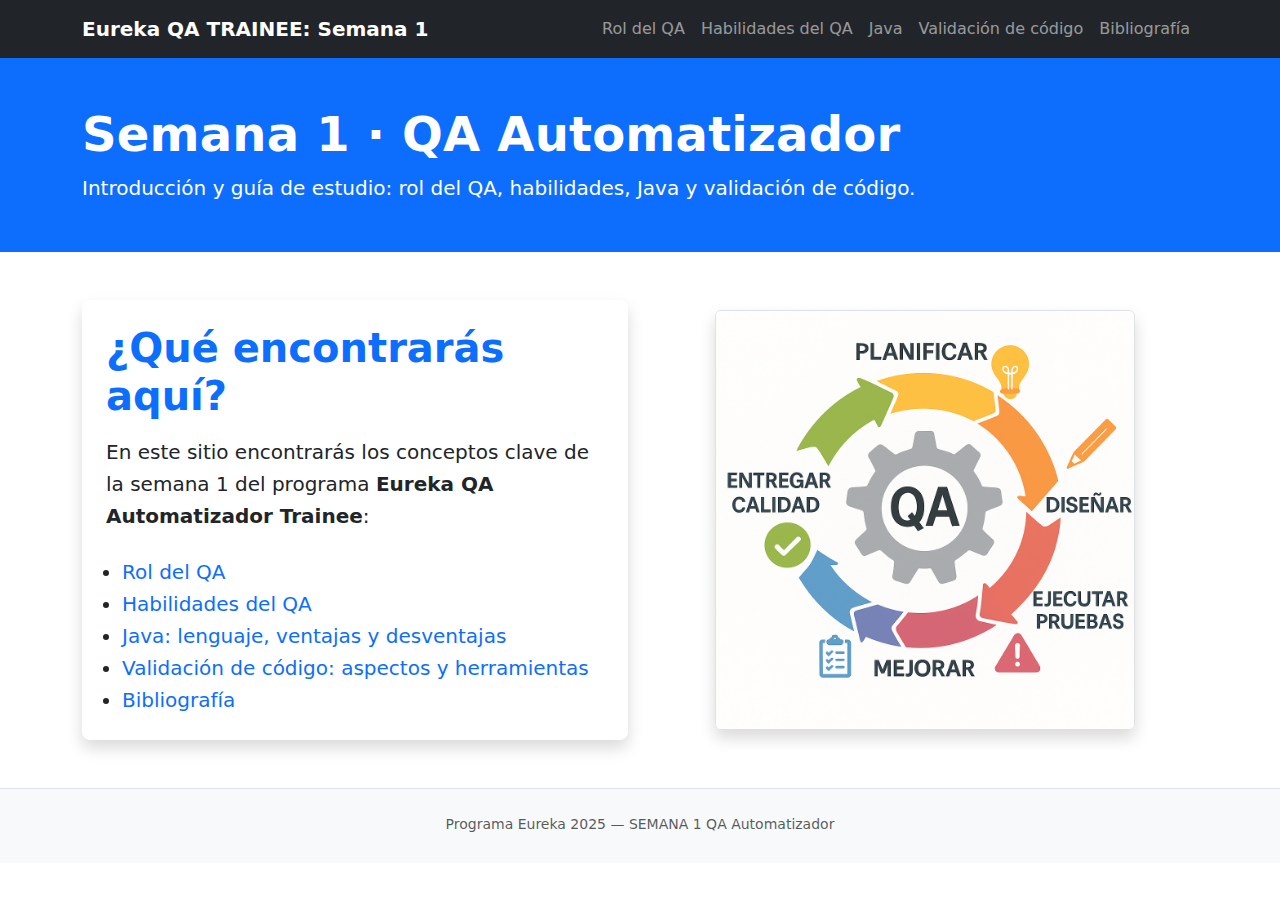
<file: proyecto-qa-eureka-semana1/index.html>
<!doctype html>
<html lang="es">
<head>
  <meta charset="utf-8">
  <meta name="viewport" content="width=device-width, initial-scale=1">
  <title>Eureka QA · Semana 1</title>
  <meta name="description" content="Sitio estático con Bootstrap para la tarea de la Semana 1">
  <link href="https://cdn.jsdelivr.net/npm/bootstrap@5.3.2/dist/css/bootstrap.min.css" rel="stylesheet">
  <link href="css/estilos.css" rel="stylesheet">
</head>
<body>

<nav class="navbar navbar-expand-lg navbar-dark bg-dark">
  <div class="container">
    <a class="navbar-brand fw-semibold" href="index.html">Eureka QA TRAINEE: Semana 1</a>
    <button class="navbar-toggler" type="button" data-bs-toggle="collapse" data-bs-target="#navbarNav">
      <span class="navbar-toggler-icon"></span>
    </button>
    <div class="collapse navbar-collapse" id="navbarNav">
      <ul class="navbar-nav ms-auto">
        <li class="nav-item"><a class="nav-link" href="rol-qa.html">Rol del QA</a></li>
        <li class="nav-item"><a class="nav-link" href="habilidades-qa.html">Habilidades del QA</a></li>
        <li class="nav-item"><a class="nav-link" href="java.html">Java</a></li>
        <li class="nav-item"><a class="nav-link" href="validacion-codigo.html">Validación de código</a></li>
        <li class="nav-item"><a class="nav-link" href="bibliografia.html">Bibliografía</a></li>
      </ul>
    </div>
  </div>
</nav>

<header class="bg-primary text-white py-5">
  <div class="container">
    <h1 class="display-5 fw-bold">Semana 1 · QA Automatizador</h1>
    <p class="lead mb-0">Introducción y guía de estudio: rol del QA, habilidades, Java y validación de código.</p>
  </div>
</header>

<main class="container my-5">
  <div class="row g-4 align-items-center">
    <div class="col-lg-6 mb-4 mb-lg-0">
      <div class="p-4 bg-white rounded-3 shadow h-100 d-flex flex-column justify-content-center">
        <h2 class="display-6 fw-bold mb-3 text-primary">¿Qué encontrarás aquí?</h2>
        <p class="fs-5 mb-4">En este sitio encontrarás los conceptos clave de la semana 1 del programa <span class="fw-semibold">Eureka QA Automatizador Trainee</span>:</p>
        <ul class="fs-5 mb-0 ps-3">
          <li><a href="rol-qa.html">Rol del QA</a></li>
          <li><a href="habilidades-qa.html">Habilidades del QA</a></li>
          <li><a href="java.html">Java: lenguaje, ventajas y desventajas</a></li>
          <li><a href="validacion-codigo.html">Validación de código: aspectos y herramientas</a></li>
          <li><a href="bibliografia.html">Bibliografía</a></li>
        </ul>
      </div>
    </div>
    <div class="col-lg-6 d-flex align-items-center justify-content-center">
      <img src="src/IMAGEN QA CREADA.png" alt="Imagen QA" class="img-fluid rounded shadow border" style="max-width: 420px; width: 100%; height: auto;">
    </div>
  </div>
</main>
<footer class="bg-light py-4 mt-5 border-top">
  <div class="container text-center small text-muted">
    <p class="mb-1">Programa Eureka 2025 — SEMANA 1 QA Automatizador</p>
  </div>
</footer>

<script src="https://cdn.jsdelivr.net/npm/bootstrap@5.3.2/dist/js/bootstrap.bundle.min.js"></script>
</body>
</html>
</file>
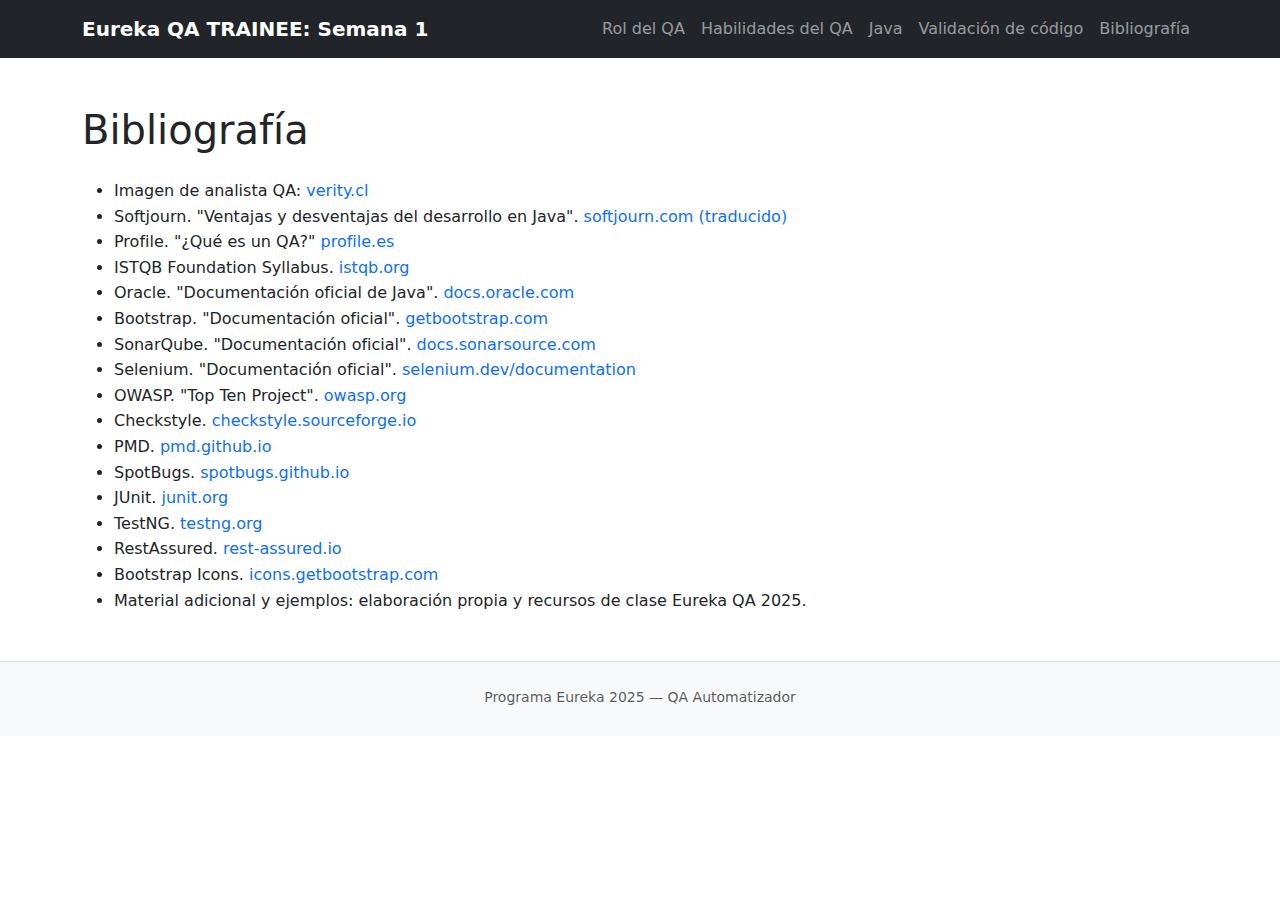
<file: proyecto-qa-eureka-semana1/bibliografia.html>
<!doctype html>
<html lang="es">
<head>
  <meta charset="utf-8">
  <meta name="viewport" content="width=device-width, initial-scale=1">
  <title>Bibliografía</title>
  <meta name="description" content="Fuentes y referencias utilizadas">
  <link href="https://cdn.jsdelivr.net/npm/bootstrap@5.3.2/dist/css/bootstrap.min.css" rel="stylesheet">
  <link href="css/estilos.css" rel="stylesheet">
</head>
<body>

<nav class="navbar navbar-expand-lg navbar-dark bg-dark">
  <div class="container">
    <a class="navbar-brand fw-semibold" href="index.html">Eureka QA TRAINEE: Semana 1</a>
    <button class="navbar-toggler" type="button" data-bs-toggle="collapse" data-bs-target="#navbarNav">
      <span class="navbar-toggler-icon"></span>
    </button>
    <div class="collapse navbar-collapse" id="navbarNav">
      <ul class="navbar-nav ms-auto">
        <li class="nav-item"><a class="nav-link" href="rol-qa.html">Rol del QA</a></li>
        <li class="nav-item"><a class="nav-link" href="habilidades-qa.html">Habilidades del QA</a></li>
        <li class="nav-item"><a class="nav-link" href="java.html">Java</a></li>
        <li class="nav-item"><a class="nav-link" href="validacion-codigo.html">Validación de código</a></li>
        <li class="nav-item"><a class="nav-link" href="bibliografia.html">Bibliografía</a></li>
      </ul>
    </div>
  </div>
</nav>

<main class="container my-5">
  <h1 class="mb-4">Bibliografía</h1>
  <ul>
    <li>Imagen de analista QA: <a href="https://www.verity.cl/analista-qa-una-mirada-en-profundidad/" target="_blank">verity.cl</a></li>
    <li>Softjourn. "Ventajas y desventajas del desarrollo en Java". <a href="https://softjourn-com.translate.goog/insights/pros-and-cons-of-java-development?_x_tr_sl=en&_x_tr_tl=es&_x_tr_hl=es&_x_tr_pto=tc" target="_blank">softjourn.com (traducido)</a></li>
    <li>Profile. "¿Qué es un QA?" <a href="https://profile.es/blog/analista-qa/#¿Que_es_un_QA" target="_blank">profile.es</a></li>
    <li>ISTQB Foundation Syllabus. <a href="https://www.istqb.org/" target="_blank">istqb.org</a></li>
    <li>Oracle. "Documentación oficial de Java". <a href="https://docs.oracle.com/en/java/" target="_blank">docs.oracle.com</a></li>
    <li>Bootstrap. "Documentación oficial". <a href="https://getbootstrap.com/" target="_blank">getbootstrap.com</a></li>
    <li>SonarQube. "Documentación oficial". <a href="https://docs.sonarsource.com/" target="_blank">docs.sonarsource.com</a></li>
    <li>Selenium. "Documentación oficial". <a href="https://www.selenium.dev/documentation/" target="_blank">selenium.dev/documentation</a></li>
    <li>OWASP. "Top Ten Project". <a href="https://owasp.org/www-project-top-ten/" target="_blank">owasp.org</a></li>
    <li>Checkstyle. <a href="https://checkstyle.sourceforge.io/" target="_blank">checkstyle.sourceforge.io</a></li>
    <li>PMD. <a href="https://pmd.github.io/" target="_blank">pmd.github.io</a></li>
    <li>SpotBugs. <a href="https://spotbugs.github.io/" target="_blank">spotbugs.github.io</a></li>
    <li>JUnit. <a href="https://junit.org/" target="_blank">junit.org</a></li>
    <li>TestNG. <a href="https://testng.org/" target="_blank">testng.org</a></li>
    <li>RestAssured. <a href="https://rest-assured.io/" target="_blank">rest-assured.io</a></li>
    <li>Bootstrap Icons. <a href="https://icons.getbootstrap.com/" target="_blank">icons.getbootstrap.com</a></li>
    <li>Material adicional y ejemplos: elaboración propia y recursos de clase Eureka QA 2025.</li>
  </ul>
</main>
<footer class="bg-light py-4 mt-5 border-top">
  <div class="container text-center small text-muted">
    <p class="mb-1">Programa Eureka 2025 — QA Automatizador</p>
  </div>
</footer>

<script src="https://cdn.jsdelivr.net/npm/bootstrap@5.3.2/dist/js/bootstrap.bundle.min.js"></script>
</body>
</html>
</file>
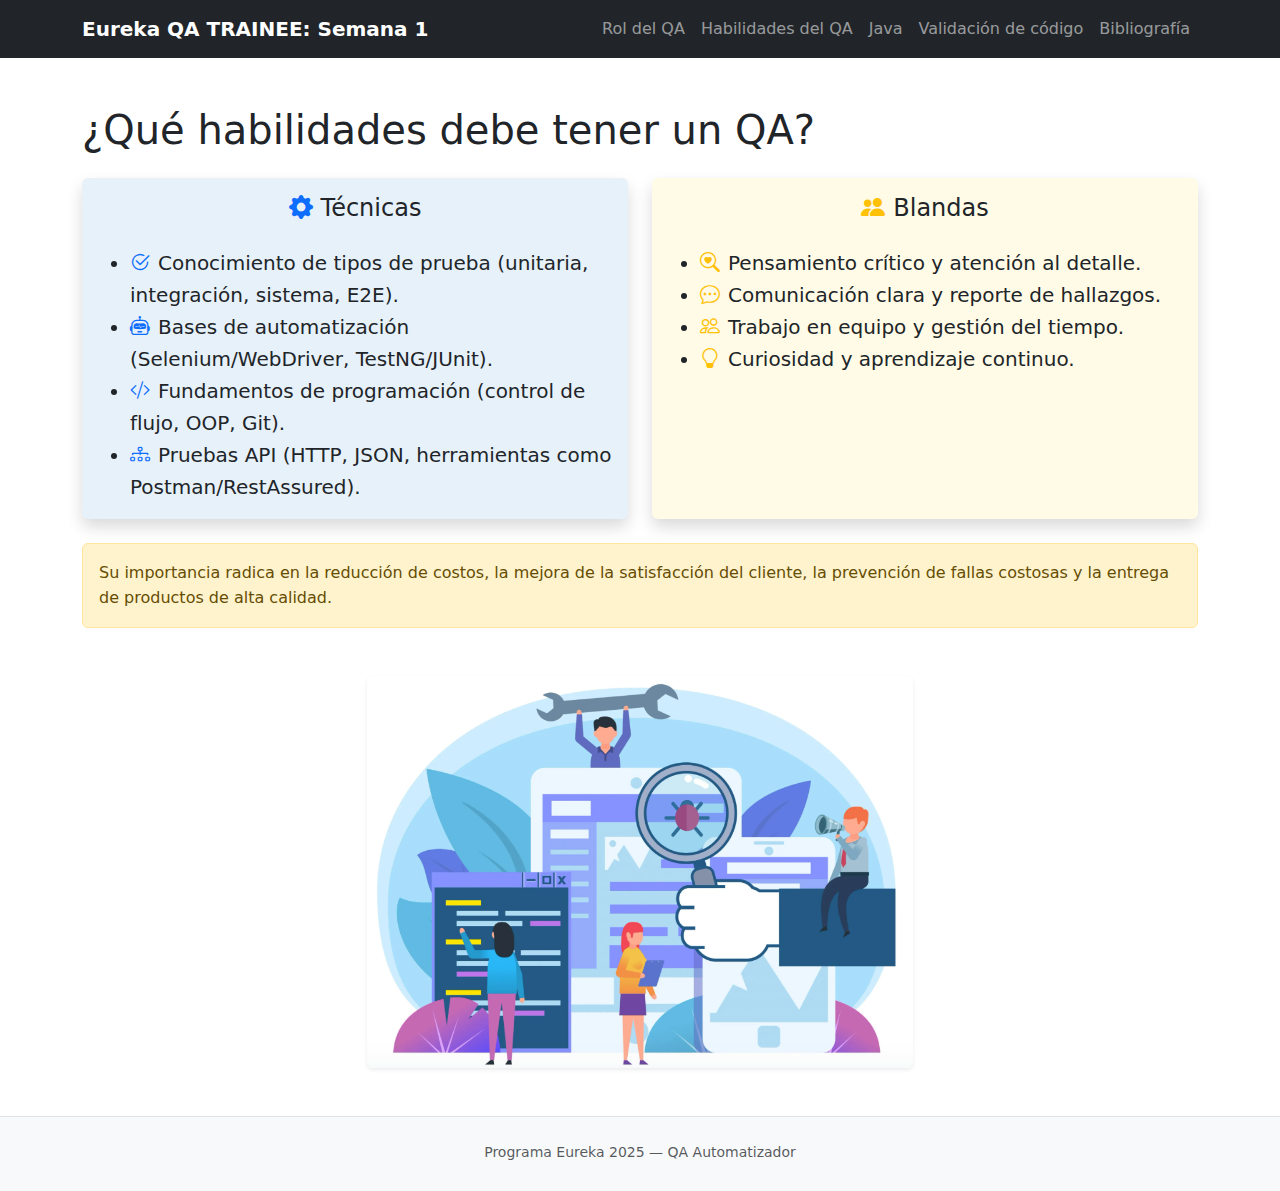
<file: proyecto-qa-eureka-semana1/habilidades-qa.html>
<!doctype html>
<html lang="es">
<head>
  <meta charset="utf-8">
  <meta name="viewport" content="width=device-width, initial-scale=1">
  <title>Habilidades del QA</title>
  <meta name="description" content="Habilidades y competencias de un QA">
  <link href="https://cdn.jsdelivr.net/npm/bootstrap@5.3.2/dist/css/bootstrap.min.css" rel="stylesheet">
  <link href="css/estilos.css" rel="stylesheet">
</head>
<body>

<nav class="navbar navbar-expand-lg navbar-dark bg-dark">
  <div class="container">
    <a class="navbar-brand fw-semibold" href="index.html">Eureka QA TRAINEE: Semana 1</a>
    <button class="navbar-toggler" type="button" data-bs-toggle="collapse" data-bs-target="#navbarNav">
      <span class="navbar-toggler-icon"></span>
    </button>
    <div class="collapse navbar-collapse" id="navbarNav">
      <ul class="navbar-nav ms-auto">
        <li class="nav-item"><a class="nav-link" href="rol-qa.html">Rol del QA</a></li>
        <li class="nav-item"><a class="nav-link" href="habilidades-qa.html">Habilidades del QA</a></li>
        <li class="nav-item"><a class="nav-link" href="java.html">Java</a></li>
        <li class="nav-item"><a class="nav-link" href="validacion-codigo.html">Validación de código</a></li>
        <li class="nav-item"><a class="nav-link" href="bibliografia.html">Bibliografía</a></li>
      </ul>
    </div>
  </div>
</nav>

<main class="container my-5">
  <h1 class="mb-4">¿Qué habilidades debe tener un QA?</h1>
  <div class="row g-4">
    <div class="col-md-6">
      <div class="card h-100 shadow border-0" style="background: #e7f1fa;">
        <div class="card-body">
          <h2 class="h4 text-center mb-4"><i class="bi bi-gear-fill text-primary me-2"></i>Técnicas</h2>
          <ul class="mb-0 fs-5">
            <li><i class="bi bi-check2-circle text-primary me-2"></i>Conocimiento de tipos de prueba (unitaria, integración, sistema, E2E).</li>
            <li><i class="bi bi-robot text-primary me-2"></i>Bases de automatización (Selenium/WebDriver, TestNG/JUnit).</li>
            <li><i class="bi bi-code-slash text-primary me-2"></i>Fundamentos de programación (control de flujo, OOP, Git).</li>
            <li><i class="bi bi-diagram-3 text-primary me-2"></i>Pruebas API (HTTP, JSON, herramientas como Postman/RestAssured).</li>
          </ul>
        </div>
      </div>
    </div>
    <div class="col-md-6">
      <div class="card h-100 shadow border-0" style="background: #fffbe6;">
        <div class="card-body">
          <h2 class="h4 text-center mb-4"><i class="bi bi-people-fill text-warning me-2"></i>Blandas</h2>
          <ul class="mb-0 fs-5">
            <li><i class="bi bi-search-heart text-warning me-2"></i>Pensamiento crítico y atención al detalle.</li>
            <li><i class="bi bi-chat-dots text-warning me-2"></i>Comunicación clara y reporte de hallazgos.</li>
            <li><i class="bi bi-people text-warning me-2"></i>Trabajo en equipo y gestión del tiempo.</li>
            <li><i class="bi bi-lightbulb text-warning me-2"></i>Curiosidad y aprendizaje continuo.</li>
          </ul>
        </div>
      </div>
    </div>
  <!-- Bootstrap Icons -->
  <link rel="stylesheet" href="https://cdn.jsdelivr.net/npm/bootstrap-icons@1.11.1/font/bootstrap-icons.css">
  </div>
  <div class="alert alert-warning mt-4"> Su importancia radica en la reducción de costos, la mejora de la satisfacción del cliente, la prevención de fallas costosas y la entrega de productos de alta calidad.</div>
</main>
<section class="container my-5">
  <div class="row justify-content-center">
    <div class="col-12 col-md-6 text-center">
      <img src="src/1676475013985.png" class="img-fluid rounded shadow-sm" alt="Imagen QA local">
    </div>
  </div>
</section>
</main>
<footer class="bg-light py-4 mt-5 border-top">
  <div class="container text-center small text-muted">
    <p class="mb-1">Programa Eureka 2025 — QA Automatizador</p>
  </div>
</footer>

<script src="https://cdn.jsdelivr.net/npm/bootstrap@5.3.2/dist/js/bootstrap.bundle.min.js"></script>
</body>
</html>
</file>
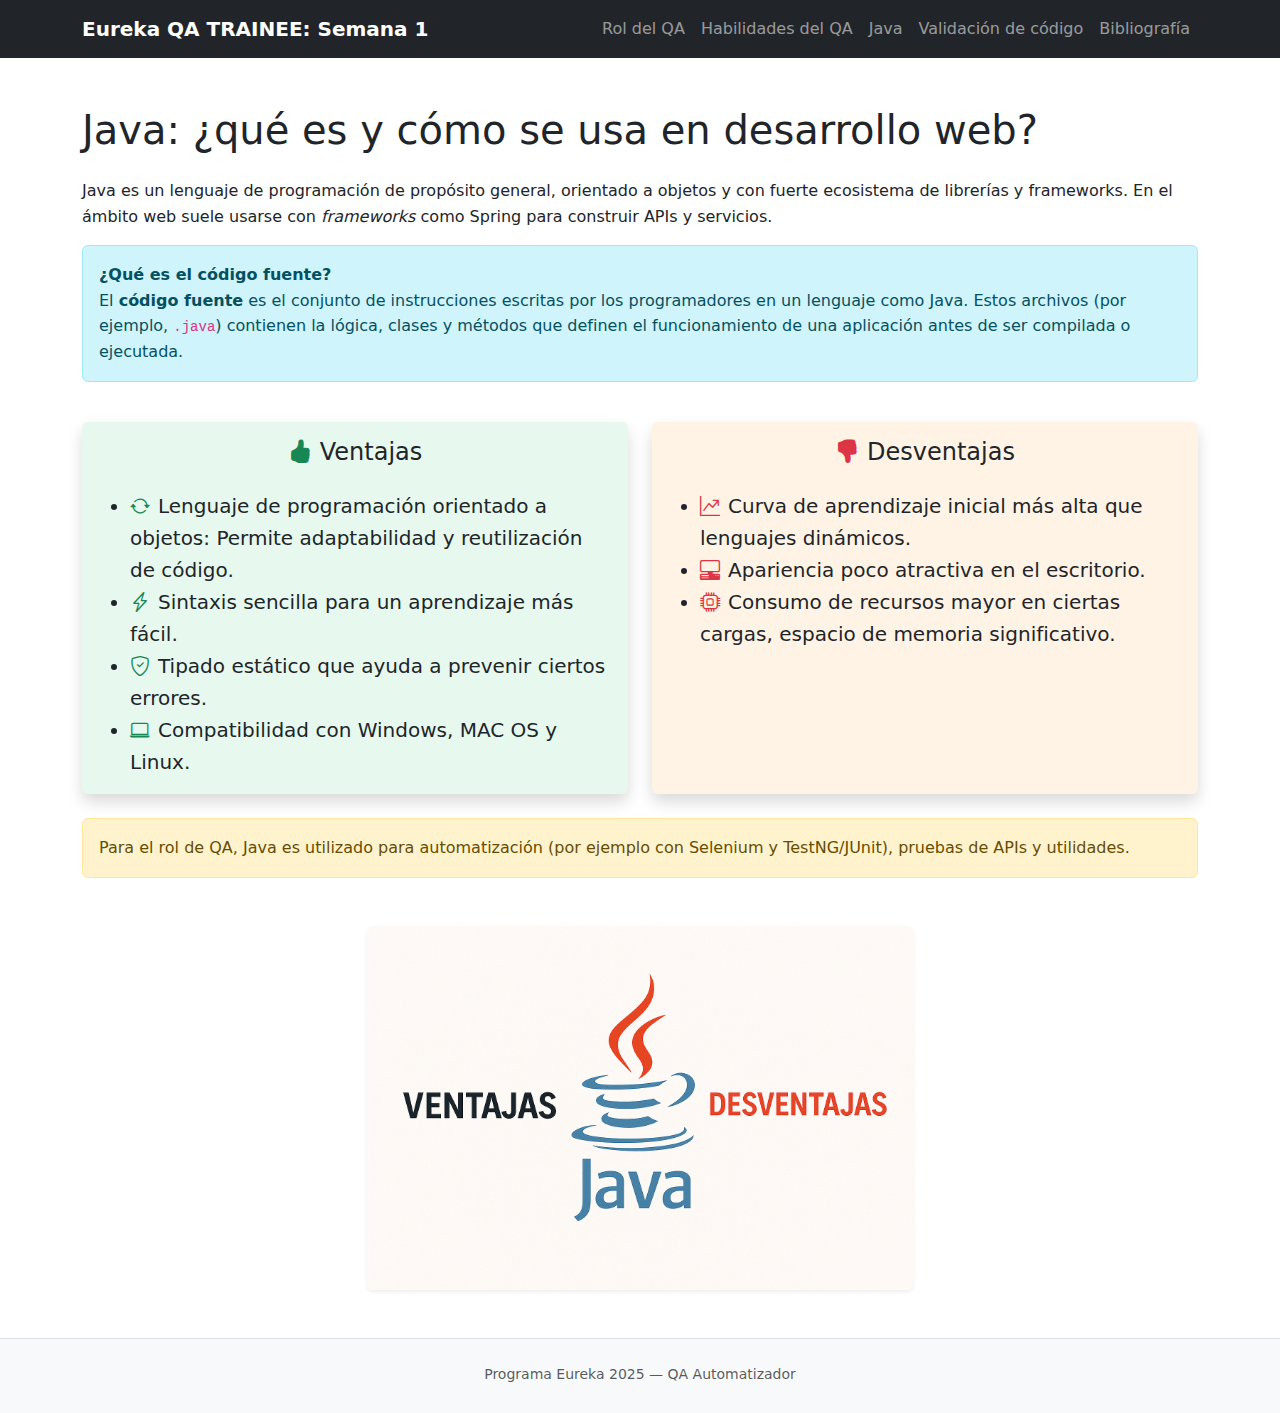
<file: proyecto-qa-eureka-semana1/java.html>
<!doctype html>
<html lang="es">
<head>
  <meta charset="utf-8">
  <meta name="viewport" content="width=device-width, initial-scale=1">
  <title>Java: lenguaje, ventajas y desventajas</title>
  <meta name="description" content="Descripción de Java y análisis de ventajas/desventajas">
  <link href="https://cdn.jsdelivr.net/npm/bootstrap@5.3.2/dist/css/bootstrap.min.css" rel="stylesheet">
  <link href="css/estilos.css" rel="stylesheet">
</head>
<body>

<nav class="navbar navbar-expand-lg navbar-dark bg-dark">
  <div class="container">
    <a class="navbar-brand fw-semibold" href="index.html">Eureka QA TRAINEE: Semana 1</a>
    <button class="navbar-toggler" type="button" data-bs-toggle="collapse" data-bs-target="#navbarNav">
      <span class="navbar-toggler-icon"></span>
    </button>
    <div class="collapse navbar-collapse" id="navbarNav">
      <ul class="navbar-nav ms-auto">
        <li class="nav-item"><a class="nav-link" href="rol-qa.html">Rol del QA</a></li>
        <li class="nav-item"><a class="nav-link" href="habilidades-qa.html">Habilidades del QA</a></li>
        <li class="nav-item"><a class="nav-link" href="java.html">Java</a></li>
        <li class="nav-item"><a class="nav-link" href="validacion-codigo.html">Validación de código</a></li>
        <li class="nav-item"><a class="nav-link" href="bibliografia.html">Bibliografía</a></li>
      </ul>
    </div>
  </div>
</nav>

<main class="container my-5">
  <h1 class="mb-4">Java: ¿qué es y cómo se usa en desarrollo web?</h1>
  <p>Java es un lenguaje de programación de propósito general, orientado a objetos y con fuerte ecosistema de librerías y frameworks. En el ámbito web suele usarse con <em>frameworks</em> como Spring para construir APIs y servicios.</p>
  <div class="alert alert-info mt-3">
    <strong>¿Qué es el código fuente?</strong><br>
    El <b>código fuente</b> es el conjunto de instrucciones escritas por los programadores en un lenguaje como Java. Estos archivos (por ejemplo, <code>.java</code>) contienen la lógica, clases y métodos que definen el funcionamiento de una aplicación antes de ser compilada o ejecutada.
  </div>
  <div class="row g-4 mt-1">
    <div class="col-md-6">
      <div class="card h-100 shadow border-0" style="background: #e7f9ef;">
        <div class="card-body">
          <h2 class="h4 text-center mb-4"><i class="bi bi-hand-thumbs-up-fill text-success me-2"></i>Ventajas</h2>
          <ul class="mb-0 fs-5">
            <li><i class="bi bi-arrow-repeat text-success me-2"></i>Lenguaje de programación orientado a objetos: Permite adaptabilidad y reutilización de código.</li>
            <li><i class="bi bi-lightning-charge text-success me-2"></i>Sintaxis sencilla para un aprendizaje más fácil.</li>
            <li><i class="bi bi-shield-check text-success me-2"></i>Tipado estático que ayuda a prevenir ciertos errores.</li>
            <li><i class="bi bi-laptop text-success me-2"></i>Compatibilidad con Windows, MAC OS y Linux.</li>
          </ul>
        </div>
      </div>
    </div>
    <div class="col-md-6">
      <div class="card h-100 shadow border-0" style="background: #fff3e6;">
        <div class="card-body">
          <h2 class="h4 text-center mb-4"><i class="bi bi-hand-thumbs-down-fill text-danger me-2"></i>Desventajas</h2>
          <ul class="mb-0 fs-5">
            <li><i class="bi bi-graph-up-arrow text-danger me-2"></i>Curva de aprendizaje inicial más alta que lenguajes dinámicos.</li>
            <li><i class="bi bi-pc-display-horizontal text-danger me-2"></i>Apariencia poco atractiva en el escritorio.</li>
            <li><i class="bi bi-cpu text-danger me-2"></i>Consumo de recursos mayor en ciertas cargas, espacio de memoria significativo.</li>
          </ul>
        </div>
      </div>
    </div>
  <link rel="stylesheet" href="https://cdn.jsdelivr.net/npm/bootstrap-icons@1.11.1/font/bootstrap-icons.css">
  </div>
  <div class="alert alert-warning mt-4">Para el rol de QA, Java es utilizado para automatización (por ejemplo con Selenium y TestNG/JUnit), pruebas de APIs y utilidades.</div>
</main>
<section class="container my-5">
  <div class="row justify-content-center">
    <div class="col-12 col-md-6 text-center">
      <img src="src/IMAGENJAVA CREADA.png" class="img-fluid rounded shadow-sm" alt="Imagen Java local">
    </div>
  </div>
</section>
</main>
<footer class="bg-light py-4 mt-5 border-top">
  <div class="container text-center small text-muted">
    <p class="mb-1">Programa Eureka 2025 — QA Automatizador</p>
  </div>
</footer>
<script src="https://cdn.jsdelivr.net/npm/bootstrap@5.3.2/dist/js/bootstrap.bundle.min.js"></script>
</body>
</html>
</file>
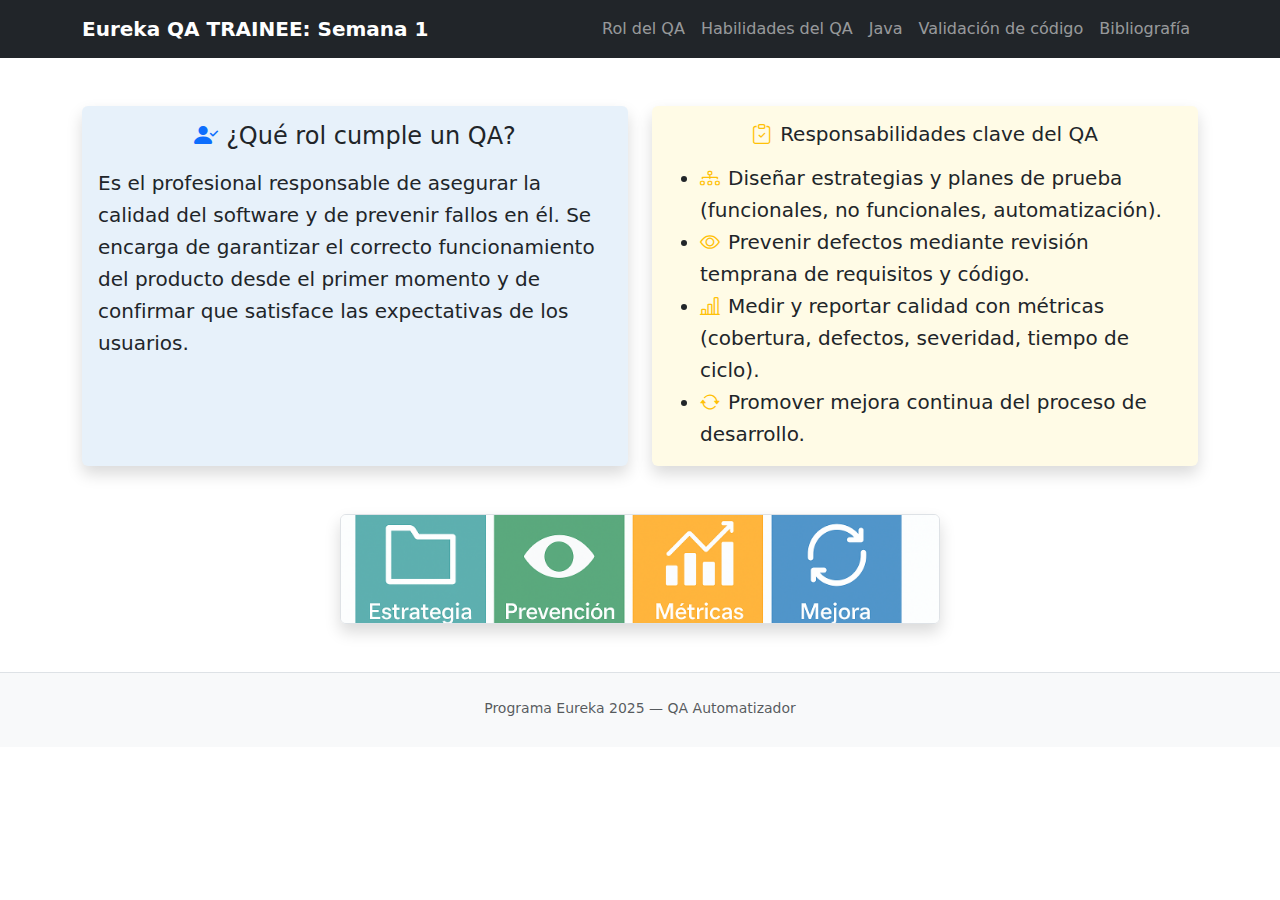
<file: proyecto-qa-eureka-semana1/rol-qa.html>
<!doctype html>
<html lang="es">
<head>
  <link rel="stylesheet" href="https://cdn.jsdelivr.net/npm/bootstrap-icons@1.11.1/font/bootstrap-icons.css">
  <meta charset="utf-8">
  <meta name="viewport" content="width=device-width, initial-scale=1">
  <title>Rol del QA</title>
  <meta name="description" content="Descripción del rol que cumple un QA">
  <link href="https://cdn.jsdelivr.net/npm/bootstrap@5.3.2/dist/css/bootstrap.min.css" rel="stylesheet">
  <link href="css/estilos.css" rel="stylesheet">
</head>
<body>

<nav class="navbar navbar-expand-lg navbar-dark bg-dark">
  <div class="container">
  <a class="navbar-brand fw-semibold" href="index.html">Eureka QA TRAINEE: Semana 1</a>
    <button class="navbar-toggler" type="button" data-bs-toggle="collapse" data-bs-target="#navbarNav">
      <span class="navbar-toggler-icon"></span>
    </button>
    <div class="collapse navbar-collapse" id="navbarNav">
      <ul class="navbar-nav ms-auto">
        <li class="nav-item"><a class="nav-link" href="rol-qa.html">Rol del QA</a></li>
        <li class="nav-item"><a class="nav-link" href="habilidades-qa.html">Habilidades del QA</a></li>
        <li class="nav-item"><a class="nav-link" href="java.html">Java</a></li>
        <li class="nav-item"><a class="nav-link" href="validacion-codigo.html">Validación de código</a></li>
        <li class="nav-item"><a class="nav-link" href="bibliografia.html">Bibliografía</a></li>
      </ul>
    </div>
  </div>
</nav>

<main class="container my-5">
  <div class="row g-4">
    <div class="col-lg-6">
      <div class="card h-100 shadow border-0" style="background: #e7f1fa;">
        <div class="card-body">
          <h1 class="h4 text-center mb-3"><i class="bi bi-person-check-fill text-primary me-2"></i>¿Qué rol cumple un QA?</h1>
          <p class="fs-5">Es el profesional responsable de asegurar la calidad del software y de prevenir fallos en él. Se encarga de garantizar el correcto funcionamiento del producto desde el primer momento y de confirmar que satisface las expectativas de los usuarios.</p>
        </div>
      </div>
    </div>
    <div class="col-lg-6">
      <div class="card h-100 shadow border-0" style="background: #fffbe6;">
        <div class="card-body">
          <h2 class="h5 text-center mb-3"><i class="bi bi-clipboard-check text-warning me-2"></i>Responsabilidades clave del QA</h2>
          <ul class="fs-5 mb-0">
            <li><i class="bi bi-diagram-3 text-warning me-2"></i>Diseñar estrategias y planes de prueba (funcionales, no funcionales, automatización).</li>
            <li><i class="bi bi-eye text-warning me-2"></i>Prevenir defectos mediante revisión temprana de requisitos y código.</li>
            <li><i class="bi bi-bar-chart-line text-warning me-2"></i>Medir y reportar calidad con métricas (cobertura, defectos, severidad, tiempo de ciclo).</li>
            <li><i class="bi bi-arrow-repeat text-warning me-2"></i>Promover mejora continua del proceso de desarrollo.</li>
          </ul>
        </div>
      </div>
    </div>
  </div>
  <div class="row mt-5">
    <div class="col-12 d-flex justify-content-center">
  <img src="src/qarolcreada.png" alt="Imagen Rol QA" class="img-fluid rounded shadow border" style="max-width: 600px; width: 100%; height: 110px; object-fit: cover; object-position: center;">
    </div>
  </div>
</main>
<footer class="bg-light py-4 mt-5 border-top">
  <div class="container text-center small text-muted">
    <p class="mb-1">Programa Eureka 2025 — QA Automatizador</p>
  </div>
</footer>

<script src="https://cdn.jsdelivr.net/npm/bootstrap@5.3.2/dist/js/bootstrap.bundle.min.js"></script>
</body>
</html>
</file>
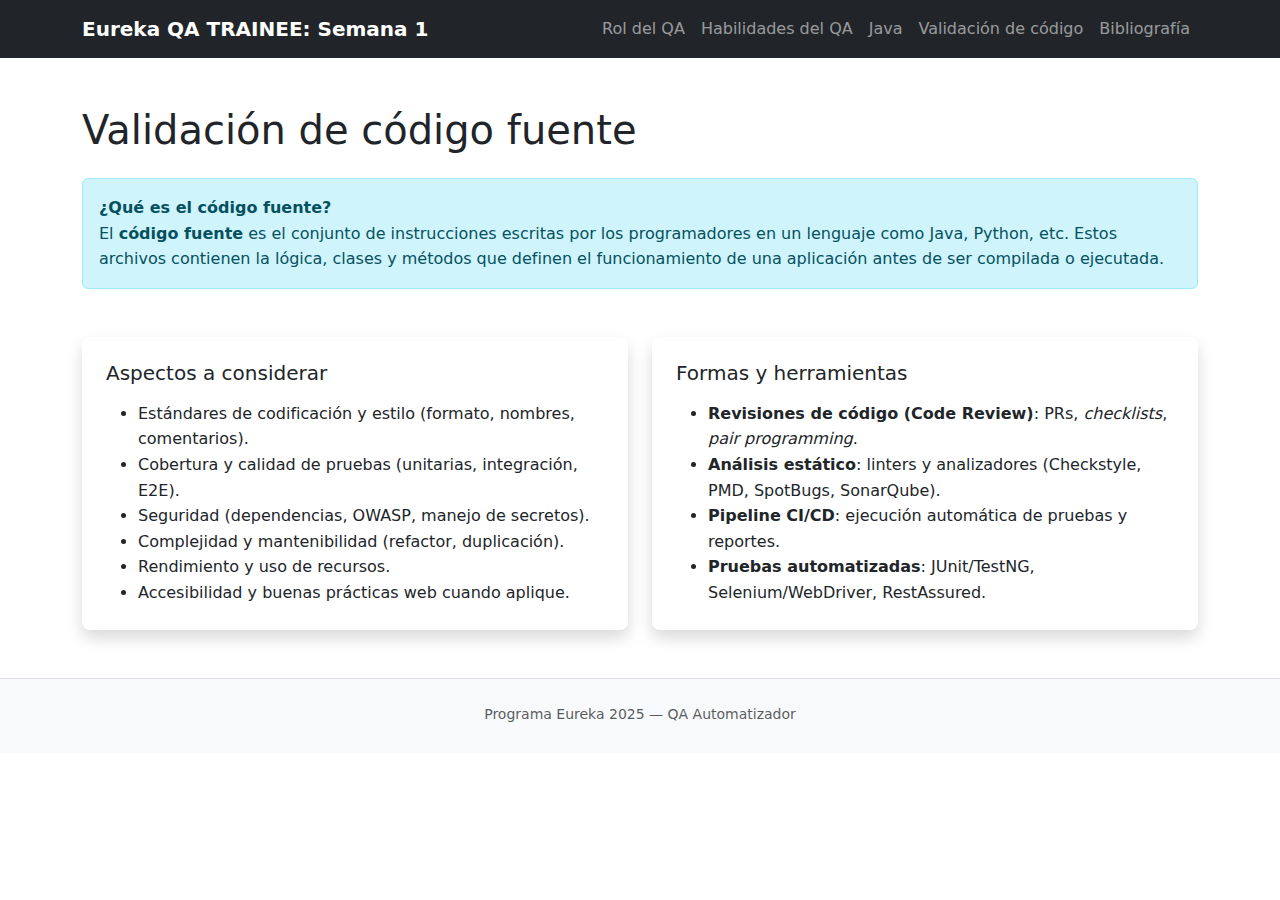
<file: proyecto-qa-eureka-semana1/validacion-codigo.html>
<!doctype html>
<html lang="es">
<head>
  <meta charset="utf-8">
  <meta name="viewport" content="width=device-width, initial-scale=1">
  <title>Validación de código</title>
  <meta name="description" content="Aspectos y métodos para validar código fuente">
  <link href="https://cdn.jsdelivr.net/npm/bootstrap@5.3.2/dist/css/bootstrap.min.css" rel="stylesheet">
  <link href="css/estilos.css" rel="stylesheet">
</head>
<body>

<nav class="navbar navbar-expand-lg navbar-dark bg-dark">
  <div class="container">
    <a class="navbar-brand fw-semibold" href="index.html">Eureka QA TRAINEE: Semana 1</a>
    <button class="navbar-toggler" type="button" data-bs-toggle="collapse" data-bs-target="#navbarNav">
      <span class="navbar-toggler-icon"></span>
    </button>
    <div class="collapse navbar-collapse" id="navbarNav">
      <ul class="navbar-nav ms-auto">
        <li class="nav-item"><a class="nav-link" href="rol-qa.html">Rol del QA</a></li>
        <li class="nav-item"><a class="nav-link" href="habilidades-qa.html">Habilidades del QA</a></li>
        <li class="nav-item"><a class="nav-link" href="java.html">Java</a></li>
        <li class="nav-item"><a class="nav-link" href="validacion-codigo.html">Validación de código</a></li>
        <li class="nav-item"><a class="nav-link" href="bibliografia.html">Bibliografía</a></li>
      </ul>
    </div>
  </div>
</nav>

<main class="container my-5">
  <h1 class="mb-4">Validación de código fuente</h1>
  <div class="alert alert-info mt-3">
    <strong>¿Qué es el código fuente?</strong><br>
    El <b>código fuente</b> es el conjunto de instrucciones escritas por los programadores en un lenguaje como Java, Python, etc. Estos archivos contienen la lógica, clases y métodos que definen el funcionamiento de una aplicación antes de ser compilada o ejecutada.
  </div>
  <div class="row g-4 mt-4">
    <div class="col-md-6">
      <div class="p-4 bg-white rounded-3 shadow h-100">
        <h2 class="h5 mb-3">Aspectos a considerar</h2>
        <ul class="mb-0">
          <li>Estándares de codificación y estilo (formato, nombres, comentarios).</li>
          <li>Cobertura y calidad de pruebas (unitarias, integración, E2E).</li>
          <li>Seguridad (dependencias, OWASP, manejo de secretos).</li>
          <li>Complejidad y mantenibilidad (refactor, duplicación).</li>
          <li>Rendimiento y uso de recursos.</li>
          <li>Accesibilidad y buenas prácticas web cuando aplique.</li>
        </ul>
      </div>
    </div>
    <div class="col-md-6">
      <div class="p-4 bg-white rounded-3 shadow h-100">
        <h2 class="h5 mb-3">Formas y herramientas</h2>
        <ul class="mb-0">
          <li><strong>Revisiones de código (Code Review)</strong>: PRs, <em>checklists</em>, <em>pair programming</em>.</li>
          <li><strong>Análisis estático</strong>: linters y analizadores (Checkstyle, PMD, SpotBugs, SonarQube).</li>
          <li><strong>Pipeline CI/CD</strong>: ejecución automática de pruebas y reportes.</li>
          <li><strong>Pruebas automatizadas</strong>: JUnit/TestNG, Selenium/WebDriver, RestAssured.</li>
        </ul>
      </div>
    </div>
  </div>
</main>
<footer class="bg-light py-4 mt-5 border-top">
  <div class="container text-center small text-muted">
    <p class="mb-1">Programa Eureka 2025 — QA Automatizador</p>
  </div>
</footer>

<script src="https://cdn.jsdelivr.net/npm/bootstrap@5.3.2/dist/js/bootstrap.bundle.min.js"></script>
</body>
</html>
</file>
<file: proyecto-qa-eureka-semana1/css/estilos.css>
/* estilos.css */
:root {
  --brand: #0864ef;
}

body {
  line-height: 1.6;
}

header .display-5 {
  letter-spacing: .2px;
}

a { text-decoration: none; }
a:hover { text-decoration: underline; }
</file>
